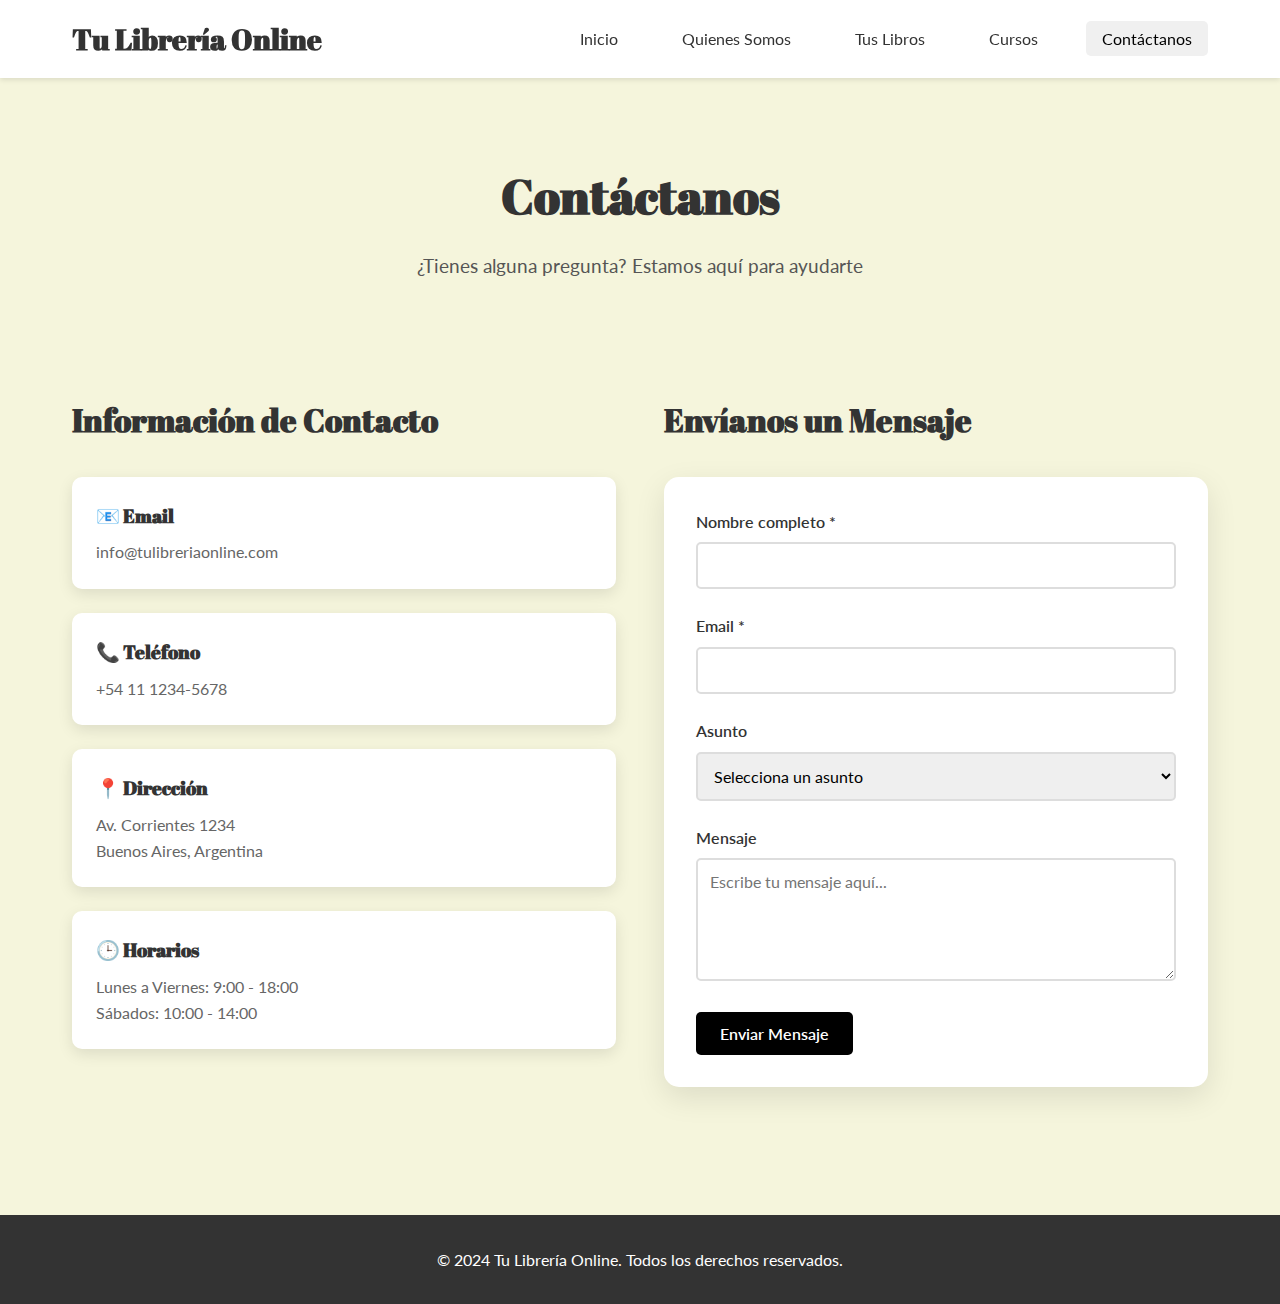
<file: contactanos.html>
<!DOCTYPE html>
<html lang="es">
<head>
    <meta charset="UTF-8">
    <meta name="viewport" content="width=device-width, initial-scale=1.0">
    <title>Contáctanos - Tu Librería Online</title>
    <meta name="description" content="Contáctanos: email, teléfono, dirección y horarios de Tu Librería Online.">
    <link rel="canonical" href="https://www.ejemplo.com/contactanos.html">
    <meta property="og:type" content="website">
    <meta property="og:title" content="Contáctanos - Tu Librería Online">
    <meta property="og:description" content="Contáctanos: email, teléfono, dirección y horarios de Tu Librería Online.">
    <meta property="og:image" content="https://images.unsplash.com/photo-1516979187457-637abb4f9353?auto=format&fit=crop&w=1200&q=60">
    <meta property="og:url" content="https://www.ejemplo.com/contactanos.html">
    <meta name="twitter:card" content="summary_large_image">
    <meta name="twitter:title" content="Contáctanos - Tu Librería Online">
    <meta name="twitter:description" content="Contáctanos: email, teléfono, dirección y horarios de Tu Librería Online.">
    <meta name="twitter:image" content="https://images.unsplash.com/photo-1516979187457-637abb4f9353?auto=format&fit=crop&w=1200&q=60">
    <link rel="stylesheet" href="styles.css">
    <link href="https://fonts.googleapis.com/css2?family=Abril+Fatface&family=Lato:wght@300;400;700&display=swap" rel="stylesheet">
</head>
<body>
    <nav class="navbar">
        <div class="nav-container">
            <h1 class="nav-logo">Tu Librería Online</h1>
            <ul class="nav-menu">
                <li><a href="index.html" class="nav-link">Inicio</a></li>
                <li><a href="quienes-somos.html" class="nav-link">Quienes Somos</a></li>
                <li><a href="tus-libros.html" class="nav-link">Tus Libros</a></li>
                <li><a href="cursos.html" class="nav-link">Cursos</a></li>
                <li><a href="contactanos.html" class="nav-link active">Contáctanos</a></li>
            </ul>
        </div>
    </nav>

    <main class="main-content">
        <section class="page-header">
            <h1 class="page-title">Contáctanos</h1>
            <p class="page-description">¿Tienes alguna pregunta? Estamos aquí para ayudarte</p>
        </section>

        <section class="contact-section">
            <div class="contact-container">
                <div class="contact-info">
                    <h2>Información de Contacto</h2>
                    <div class="contact-details">
                        <div class="contact-item">
                            <h3>📧 Email</h3>
                            <p>info@tulibreriaonline.com</p>
                        </div>
                        <div class="contact-item">
                            <h3>📞 Teléfono</h3>
                            <p>+54 11 1234-5678</p>
                        </div>
                        <div class="contact-item">
                            <h3>📍 Dirección</h3>
                            <p>Av. Corrientes 1234<br>Buenos Aires, Argentina</p>
                        </div>
                        <div class="contact-item">
                            <h3>🕒 Horarios</h3>
                            <p>Lunes a Viernes: 9:00 - 18:00<br>Sábados: 10:00 - 14:00</p>
                        </div>
                    </div>
                </div>

                <div class="contact-form-container">
                    <h2>Envíanos un Mensaje</h2>
                    <form class="contact-form">
                        <div class="form-group">
                            <label for="name">Nombre completo *</label>
                            <input type="text" id="name" name="name" required>
                        </div>
                        
                        <div class="form-group">
                            <label for="email">Email *</label>
                            <input type="email" id="email" name="email" required>
                        </div>
                        
                        <div class="form-group">
                            <label for="subject">Asunto</label>
                            <select id="subject" name="subject">
                                <option value="">Selecciona un asunto</option>
                                <option value="consulta">Consulta general</option>
                                <option value="pedido">Estado de pedido</option>
                                <option value="cursos">Información sobre cursos</option>
                                <option value="sugerencia">Sugerencia</option>
                                <option value="otro">Otro</option>
                            </select>
                        </div>
                        
                        <div class="form-group">
                            <label for="message">Mensaje</label>
                            <textarea id="message" name="message" rows="5" placeholder="Escribe tu mensaje aquí..."></textarea>
                        </div>
                        
                        <button type="submit" class="btn btn-primary">Enviar Mensaje</button>
                    </form>
                </div>
            </div>
        </section>
    </main>

    <footer class="footer">
        <p>&copy; 2024 Tu Librería Online. Todos los derechos reservados.</p>
    </footer>
</body>
</html>
</file>
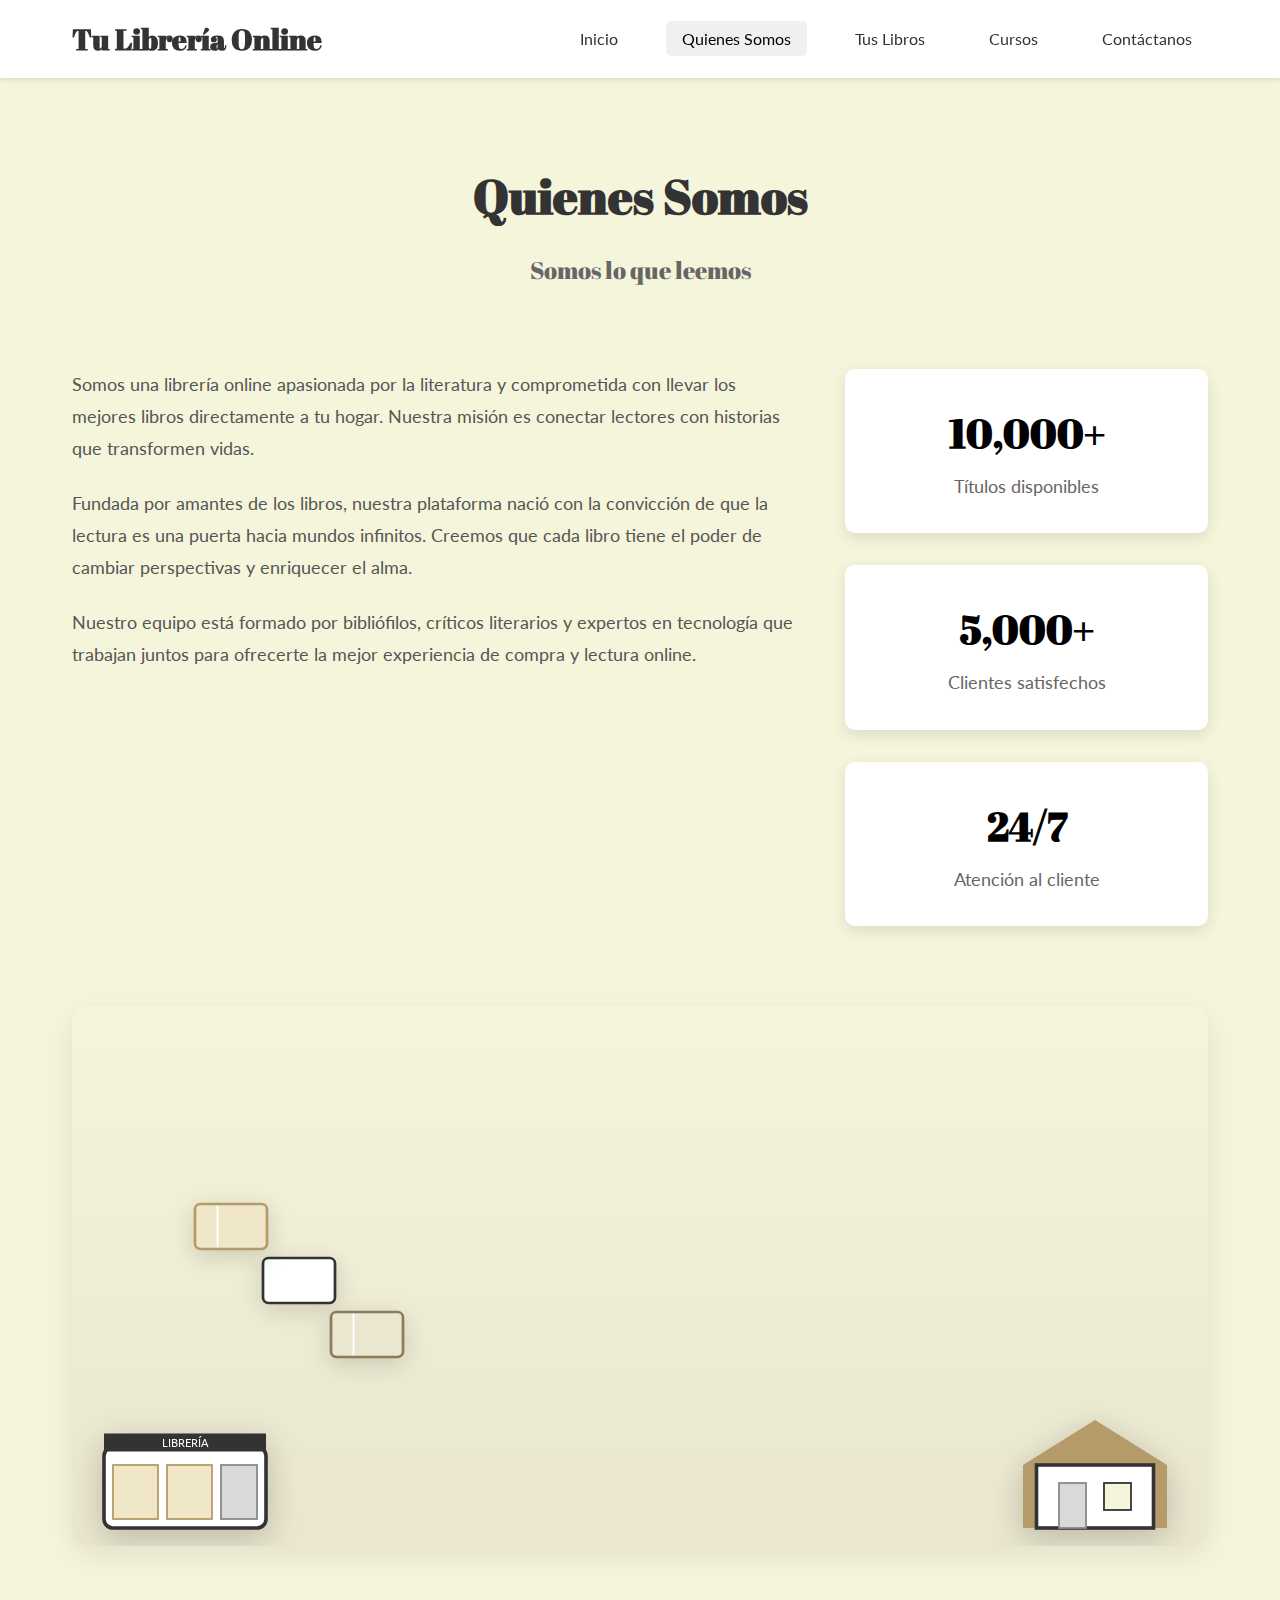
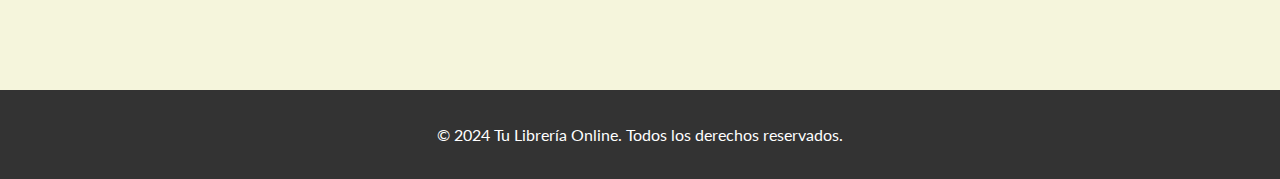
<file: quienes-somos.html>
<!DOCTYPE html>
<html lang="es">
<head>
    <meta charset="UTF-8">
    <meta name="viewport" content="width=device-width, initial-scale=1.0">
    <title>Quienes Somos - Tu Librería Online</title>
    <meta name="description" content="Conoce a Tu Librería Online: misión, valores y equipo apasionado por los libros.">
    <link rel="canonical" href="https://www.ejemplo.com/quienes-somos.html">
    <meta property="og:type" content="article">
    <meta property="og:title" content="Quienes Somos - Tu Librería Online">
    <meta property="og:description" content="Conoce a Tu Librería Online: misión, valores y equipo apasionado por los libros.">
    <meta property="og:image" content="https://images.unsplash.com/photo-1544947950-fa07a98d237f?auto=format&fit=crop&w=1200&q=60">
    <meta property="og:url" content="https://www.ejemplo.com/quienes-somos.html">
    <meta name="twitter:card" content="summary_large_image">
    <meta name="twitter:title" content="Quienes Somos - Tu Librería Online">
    <meta name="twitter:description" content="Conoce a Tu Librería Online: misión, valores y equipo apasionado por los libros.">
    <meta name="twitter:image" content="https://images.unsplash.com/photo-1544947950-fa07a98d237f?auto=format&fit=crop&w=1200&q=60">
    <link rel="stylesheet" href="styles.css">
    <link href="https://fonts.googleapis.com/css2?family=Abril+Fatface&family=Lato:wght@300;400;700&display=swap" rel="stylesheet">
</head>
<body>
    <nav class="navbar">
        <div class="nav-container">
            <h1 class="nav-logo">Tu Librería Online</h1>
            <ul class="nav-menu">
                <li><a href="index.html" class="nav-link">Inicio</a></li>
                <li><a href="quienes-somos.html" class="nav-link active">Quienes Somos</a></li>
                <li><a href="tus-libros.html" class="nav-link">Tus Libros</a></li>
                <li><a href="cursos.html" class="nav-link">Cursos</a></li>
                <li><a href="contactanos.html" class="nav-link">Contáctanos</a></li>
            </ul>
        </div>
    </nav>

    <main class="main-content">
        <section class="page-header">
            <h1 class="page-title">Quienes Somos</h1>
            <h2 class="page-subtitle">Somos lo que leemos</h2>
        </section>

        <section class="about-content">
            <div class="about-text">
                <p>
                    Somos una librería online apasionada por la literatura y comprometida con llevar 
                    los mejores libros directamente a tu hogar. Nuestra misión es conectar lectores 
                    con historias que transformen vidas.
                </p>
                <p>
                    Fundada por amantes de los libros, nuestra plataforma nació con la convicción 
                    de que la lectura es una puerta hacia mundos infinitos. Creemos que cada libro 
                    tiene el poder de cambiar perspectivas y enriquecer el alma.
                </p>
                <p>
                    Nuestro equipo está formado por bibliófilos, críticos literarios y expertos 
                    en tecnología que trabajan juntos para ofrecerte la mejor experiencia de 
                    compra y lectura online.
                </p>
            </div>
            <div class="about-stats">
                <div class="stat-item">
                    <h3>10,000+</h3>
                    <p>Títulos disponibles</p>
                </div>
                <div class="stat-item">
                    <h3>5,000+</h3>
                    <p>Clientes satisfechos</p>
                </div>
                <div class="stat-item">
                    <h3>24/7</h3>
                    <p>Atención al cliente</p>
                </div>
            </div>
        </section>

        <section class="parallax-section" aria-label="Animación de libros hacia el hogar">
            <div class="parallax-scene" id="parallaxScene">
                <!-- Librería (SVG) -->
                <svg class="parallax-layer layer-store store-img" viewBox="0 0 200 160" role="img" aria-label="Librería" style="z-index:2;">
                    <title>Librería</title>
                    <rect x="10" y="50" width="180" height="90" rx="10" fill="#ffffff" stroke="#333333" stroke-width="4"/>
                    <rect x="20" y="70" width="50" height="60" fill="#f0e6c8" stroke="#b59b6a" stroke-width="2"/>
                    <rect x="80" y="70" width="50" height="60" fill="#f0e6c8" stroke="#b59b6a" stroke-width="2"/>
                    <rect x="140" y="70" width="40" height="60" fill="#d9d9d9" stroke="#888888" stroke-width="2"/>
                    <rect x="10" y="35" width="180" height="20" fill="#333333"/>
                    <text x="100" y="50" text-anchor="middle" fill="#ffffff" font-family="Lato, sans-serif" font-size="12">LIBRERÍA</text>
                </svg>

                <!-- Casa (SVG) -->
                <svg class="parallax-layer layer-house house-img" viewBox="0 0 200 160" role="img" aria-label="Casa" style="z-index:2;">
                    <title>Casa</title>
                    <polygon points="100,20 180,70 180,140 20,140 20,70" fill="#b59b6a"/>
                    <rect x="35" y="70" width="130" height="70" fill="#ffffff" stroke="#333333" stroke-width="4"/>
                    <rect x="60" y="90" width="30" height="50" fill="#d9d9d9" stroke="#888888" stroke-width="2"/>
                    <rect x="110" y="90" width="30" height="30" fill="#f5f5dc" stroke="#333333" stroke-width="2"/>
                </svg>

                <!-- Libros (SVG) -->
                <svg class="parallax-layer book-sprite book-1" viewBox="0 0 100 70" role="img" aria-label="Libro volando" style="z-index:3;">
                    <title>Libro</title>
                    <rect x="10" y="10" width="80" height="50" rx="6" fill="#ffffff" stroke="#333333" stroke-width="3"/>
                    <line x1="35" y1="12" x2="35" y2="58" stroke="#ffffff" stroke-width="2"/>
                </svg>
                <svg class="parallax-layer book-sprite book-2" viewBox="0 0 100 70" role="img" aria-label="Libro volando" style="z-index:3;">
                    <title>Libro</title>
                    <rect x="10" y="10" width="80" height="50" rx="6" fill="#f0e6c8" stroke="#b59b6a" stroke-width="3"/>
                    <line x1="35" y1="12" x2="35" y2="58" stroke="#ffffff" stroke-width="2"/>
                </svg>
                <svg class="parallax-layer book-sprite book-3" viewBox="0 0 100 70" role="img" aria-label="Libro volando" style="z-index:3;">
                    <title>Libro</title>
                    <rect x="10" y="10" width="80" height="50" rx="6" fill="#eae6cf" stroke="#8c7a5a" stroke-width="3"/>
                    <line x1="35" y1="12" x2="35" y2="58" stroke="#ffffff" stroke-width="2"/>
                </svg>
            </div>
        </section>
    </main>

    <footer class="footer">
        <p>&copy; 2024 Tu Librería Online. Todos los derechos reservados.</p>
    </footer>
<script>
    (function(){
        var scene = document.getElementById('parallaxScene');
        if(!scene) return;
        var layers = scene.querySelectorAll('.parallax-layer');
        function onScroll(){
            var rect = scene.getBoundingClientRect();
            var viewportHeight = window.innerHeight || document.documentElement.clientHeight;
            var progress = 1 - Math.min(Math.max((rect.top + rect.height) / (viewportHeight + rect.height), 0), 1);
            layers.forEach(function(layer){
                var isBook = layer.classList.contains('book-sprite');
                var baseX = isBook ? (progress * 55) : (progress * 25);
                var baseY = isBook ? (-progress * 10) : (-progress * 5);
                if(layer.classList.contains('layer-store')){
                    layer.style.transform = 'translate3d(' + (-baseX/3) + 'px,' + (baseY/3) + 'px,0)';
                } else if(layer.classList.contains('layer-house')){
                    layer.style.transform = 'translate3d(' + (baseX/3) + 'px,' + (baseY/4) + 'px,0)';
                } else {
                    layer.style.transform = 'translate3d(' + baseX + 'px,' + baseY + 'px,0)';
                }
            });
        }
        onScroll();
        window.addEventListener('scroll', onScroll, { passive: true });
    })();
</script>
</body>
</html>
</file>
<file: styles.css>
@charset "UTF-8";
/* Reset and base styles */
* {
  margin: 0;
  padding: 0;
  box-sizing: border-box;
}

body {
  font-family: "Lato", sans-serif;
  background-color: #f5f5dc;
  color: #333333;
  line-height: 1.6;
}

/* Typography */
h1, h2, h3 {
  font-family: "Abril Fatface", cursive;
}

/* Buttons */
.btn {
  display: inline-block;
  padding: 12px 24px;
  text-decoration: none;
  border: none;
  border-radius: 5px;
  font-size: 1rem;
  font-weight: 600;
  cursor: pointer;
  transition: all 0.3s ease;
  font-family: "Lato", sans-serif;
  background-color: #000000;
  color: #ffffff;
}

.btn-primary {
  background-color: #000000;
  color: #ffffff;
}

.btn-primary:hover {
  background-color: #333;
  transform: translateY(-2px);
}

.btn-secondary {
  background-color: #000000;
  color: #ffffff;
  font-size: 0.9rem;
  padding: 8px 16px;
}

.btn-secondary:hover {
  background-color: #333;
}

/* Navigation */
.navbar {
  background-color: #ffffff;
  box-shadow: 0 2px 5px rgba(0, 0, 0, 0.1);
  padding: 1rem 0;
  position: sticky;
  top: 0;
  z-index: 1000;
}

.nav-container {
  max-width: 1200px;
  margin: 0 auto;
  padding: 0 2rem;
  display: flex;
  justify-content: space-between;
  align-items: center;
}

.nav-logo {
  font-family: "Abril Fatface", cursive;
  font-size: 1.8rem;
  color: #333333;
}

.nav-menu {
  display: flex;
  list-style: none;
  gap: 2rem;
}

.nav-link {
  text-decoration: none;
  color: #333333;
  font-weight: 400;
  transition: color 0.3s ease;
  padding: 0.5rem 1rem;
  border-radius: 5px;
}

.nav-link:hover,
.nav-link.active {
  color: #000;
  background-color: #f0f0f0;
}

/* Main content */
.main-content {
  max-width: 1200px;
  margin: 0 auto;
  padding: 2rem;
}

/* Footer */
.footer {
  background-color: #333;
  color: #fff;
  text-align: center;
  padding: 2rem;
  margin-top: 4rem;
}

/* Hero section */
.hero {
  text-align: center;
  padding: 4rem 0;
}

.hero-title {
  font-size: 3.5rem;
  margin-bottom: 1rem;
  color: #333333;
}

.hero-subtitle {
  font-size: 1.5rem;
  margin-bottom: 2rem;
  color: #666666;
  font-weight: 300;
}

.hero-image {
  margin: 2rem 0;
}

.book-image {
  max-width: 400px;
  width: 100%;
  height: auto;
  border-radius: 10px;
  box-shadow: 0 10px 30px rgba(0, 0, 0, 0.2);
}

.hero-description {
  font-size: 1.2rem;
  margin: 2rem 0;
  max-width: 600px;
  margin-left: auto;
  margin-right: auto;
  color: #555;
}

/* Page headers */
.page-header {
  text-align: center;
  padding: 3rem 0;
}

.page-title {
  font-size: 3rem;
  margin-bottom: 1rem;
  color: #333333;
}

.page-subtitle {
  font-size: 1.5rem;
  color: #666666;
  font-weight: 300;
}

.page-description {
  font-size: 1.2rem;
  color: #555;
  margin-top: 1rem;
}

/* Books catalogue */
.books-catalogue {
  padding: 2rem 0;
}

.book-grid {
  display: grid;
  grid-template-columns: repeat(auto-fit, minmax(250px, 1fr));
  gap: 2rem;
  margin-top: 2rem;
}

.book-card {
  background: #ffffff;
  border-radius: 10px;
  overflow: hidden;
  box-shadow: 0 5px 15px rgba(0, 0, 0, 0.1);
  transition: transform 0.3s ease;
}

.book-card:hover {
  transform: translateY(-5px);
}

.book-cover {
  width: 100%;
  height: 300px;
  object-fit: cover;
}

.book-info {
  padding: 1.5rem;
  text-align: center;
}

.book-info h3 {
  font-size: 1.3rem;
  margin-bottom: 0.5rem;
  color: #333333;
}

.book-info p {
  color: #666666;
  margin-bottom: 1rem;
}

.price {
  display: block;
  font-size: 1.2rem;
  font-weight: bold;
  color: #000000;
  margin-bottom: 1rem;
}

/* Courses */
.courses-section {
  padding: 2rem 0;
}

.courses-grid {
  display: grid;
  grid-template-columns: repeat(auto-fit, minmax(400px, 1fr));
  gap: 3rem;
  margin-top: 2rem;
}

.course-card {
  background: #ffffff;
  border-radius: 15px;
  overflow: hidden;
  box-shadow: 0 10px 30px rgba(0, 0, 0, 0.1);
  transition: transform 0.3s ease;
}

.course-card:hover {
  transform: translateY(-10px);
}

.course-image {
  width: 100%;
  height: 250px;
  object-fit: cover;
}

.course-info {
  padding: 2rem;
}

.course-info h3 {
  font-size: 1.8rem;
  margin-bottom: 1rem;
  color: #333333;
}

.course-description {
  color: #555;
  margin-bottom: 1.5rem;
  line-height: 1.6;
}

.course-features {
  list-style: none;
  margin-bottom: 1.5rem;
}

.course-features li {
  padding: 0.5rem 0;
  color: #666666;
  position: relative;
  padding-left: 1.5rem;
}

.course-features li::before {
  content: "✓";
  position: absolute;
  left: 0;
  color: #000000;
  font-weight: bold;
}

.course-price {
  display: block;
  font-size: 1.5rem;
  font-weight: bold;
  color: #000000;
  margin-bottom: 1rem;
}

/* Benefits */
.course-benefits {
  padding: 4rem 0;
  text-align: center;
}

.course-benefits h2 {
  font-size: 2.5rem;
  margin-bottom: 3rem;
  color: #333333;
}

.benefits-grid {
  display: grid;
  grid-template-columns: repeat(auto-fit, minmax(200px, 1fr));
  gap: 2rem;
  margin-top: 2rem;
}

.benefit-item {
  background: #ffffff;
  padding: 2rem;
  border-radius: 10px;
  box-shadow: 0 5px 15px rgba(0, 0, 0, 0.1);
}

.benefit-item h3 {
  font-size: 1.3rem;
  margin-bottom: 1rem;
  color: #333333;
}

.benefit-item p {
  color: #666666;
}

/* About */
.about-content {
  display: grid;
  grid-template-columns: 2fr 1fr;
  gap: 3rem;
  padding: 2rem 0;
}

.about-text p {
  margin-bottom: 1.5rem;
  font-size: 1.1rem;
  line-height: 1.8;
  color: #555;
}

.about-stats {
  display: flex;
  flex-direction: column;
  gap: 2rem;
}

.stat-item {
  text-align: center;
  background: #ffffff;
  padding: 2rem;
  border-radius: 10px;
  box-shadow: 0 5px 15px rgba(0, 0, 0, 0.1);
}

.stat-item h3 {
  font-size: 2.5rem;
  color: #000000;
  margin-bottom: 0.5rem;
}

.stat-item p {
  color: #666666;
  font-size: 1.1rem;
}

/* Contact */
.contact-section {
  padding: 2rem 0;
}

.contact-container {
  display: grid;
  grid-template-columns: 1fr 1fr;
  gap: 3rem;
  margin-top: 2rem;
}

.contact-info h2, .contact-form-container h2 {
  font-size: 2rem;
  margin-bottom: 2rem;
  color: #333333;
}

.contact-details {
  display: grid;
  gap: 1.5rem;
}

.contact-item {
  background: #ffffff;
  padding: 1.5rem;
  border-radius: 10px;
  box-shadow: 0 5px 15px rgba(0, 0, 0, 0.1);
}

.contact-item h3 {
  font-size: 1.2rem;
  margin-bottom: 0.5rem;
  color: #333333;
}

.contact-item p {
  color: #666666;
  line-height: 1.6;
}

.contact-form {
  background: #ffffff;
  padding: 2rem;
  border-radius: 15px;
  box-shadow: 0 10px 30px rgba(0, 0, 0, 0.1);
}

.form-group {
  margin-bottom: 1.5rem;
}

.form-group label {
  display: block;
  margin-bottom: 0.5rem;
  font-weight: 600;
  color: #333333;
}

.form-group input, .form-group select, .form-group textarea {
  width: 100%;
  padding: 12px;
  border: 2px solid #dddddd;
  border-radius: 5px;
  font-size: 1rem;
  font-family: "Lato", sans-serif;
  transition: border-color 0.3s ease;
}

.form-group input:focus, .form-group select:focus, .form-group textarea:focus {
  outline: none;
  border-color: #000000;
}

.form-group textarea {
  resize: vertical;
  min-height: 120px;
}

/* Parallax */
.parallax-section {
  position: relative;
  height: 60vh;
  min-height: 400px;
  margin-top: 3rem;
  margin-bottom: 3rem;
  overflow: hidden;
  border-radius: 16px;
  background: linear-gradient(180deg, #f5f5dc 0%, #eae6cf 100%);
  box-shadow: 0 10px 30px rgba(0, 0, 0, 0.08);
}

.parallax-scene {
  position: relative;
  width: 100%;
  height: 100%;
  transform: translateZ(0);
}

.parallax-layer {
  position: absolute;
  will-change: transform;
}

.layer-store, .layer-house {
  bottom: 0;
}

.layer-store {
  left: 2%;
}

.layer-house {
  right: 2%;
}

.store-img, .house-img {
  width: 180px;
  height: auto;
  filter: drop-shadow(0 8px 16px rgba(0, 0, 0, 0.2));
}

.book-sprite {
  width: 90px;
  height: auto;
  filter: drop-shadow(0 6px 12px rgba(0, 0, 0, 0.15));
  animation: bookFloat 4s ease-in-out infinite;
}

.book-1 {
  top: 45%;
  left: 16%;
}

.book-2 {
  top: 35%;
  left: 10%;
}

.book-3 {
  top: 55%;
  left: 22%;
}

@keyframes bookFloat {
  0% {
    transform: translateY(0);
  }
  50% {
    transform: translateY(-6px);
  }
  100% {
    transform: translateY(0);
  }
}
/* Responsive */
@media (max-width: 768px) {
  .nav-container {
    flex-direction: column;
    gap: 1rem;
  }
  .nav-menu {
    flex-wrap: wrap;
    justify-content: center;
    gap: 1rem;
  }
  .hero-title {
    font-size: 2.5rem;
  }
  .page-title {
    font-size: 2rem;
  }
  .about-content, .contact-container {
    grid-template-columns: 1fr;
    gap: 2rem;
  }
  .courses-grid {
    grid-template-columns: 1fr;
  }
  .book-grid {
    grid-template-columns: repeat(auto-fit, minmax(200px, 1fr));
  }
  .main-content {
    padding: 1rem;
  }
  .store-img, .house-img {
    width: 140px;
  }
  .book-sprite {
    width: 70px;
  }
}
@media (max-width: 480px) {
  .hero-title {
    font-size: 2rem;
  }
  .hero-subtitle {
    font-size: 1.2rem;
  }
  .book-grid {
    grid-template-columns: 1fr;
  }
  .nav-menu {
    flex-direction: column;
    gap: 0.5rem;
  }
}

/*# sourceMappingURL=styles.css.map */
</file>
